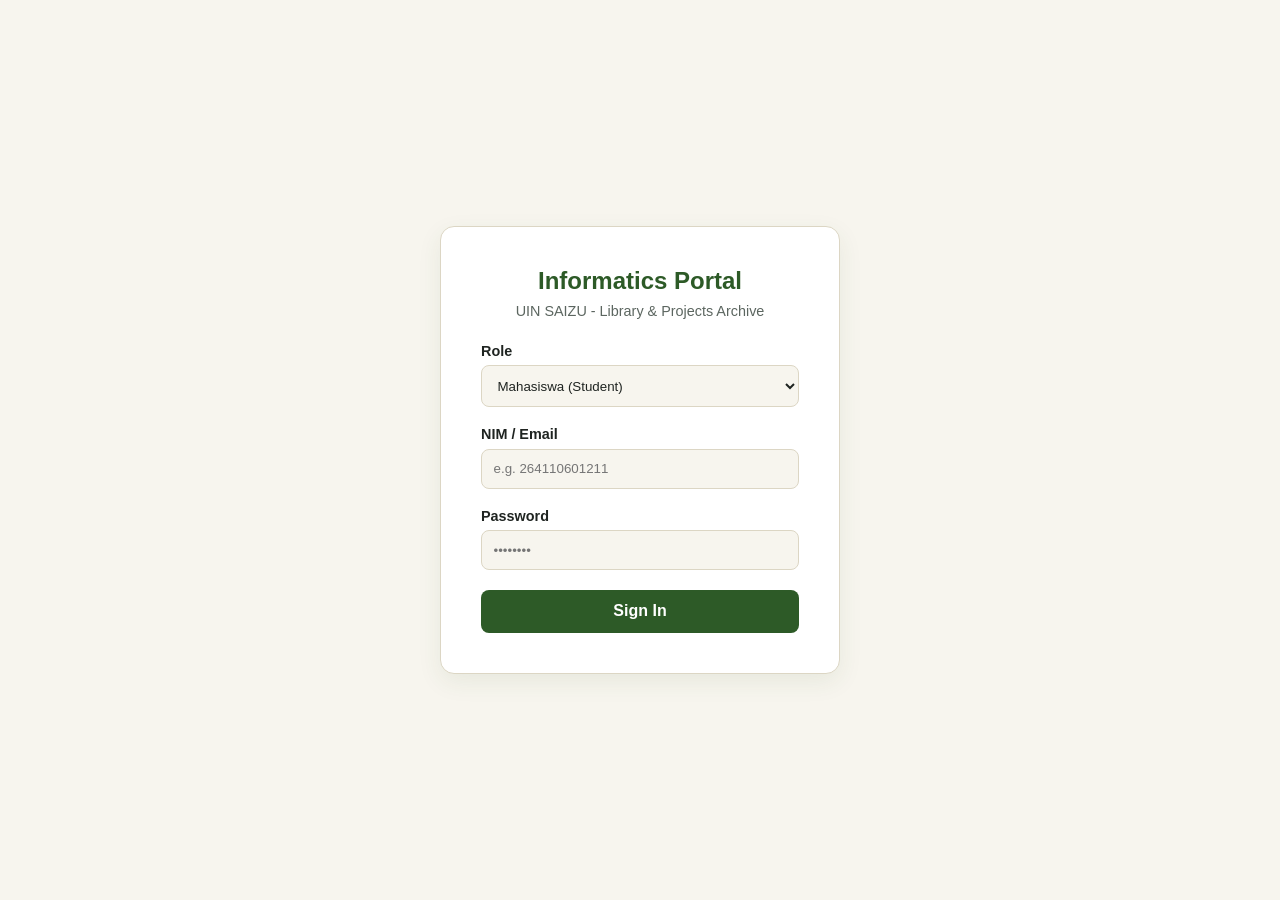
<file: index.html>
<!DOCTYPE html>
<html lang="en">
<head>
    <meta charset="UTF-8">
    <meta name="viewport" content="width=device-width, initial-scale=1.0">
    <title>Login - Informatics Portal</title>
    <link rel="stylesheet" href="css/style.css">
</head>
<body>
    <div class="login-wrapper">
        <div class="login-box">
            <h2>Informatics Portal</h2>
            <p>UIN SAIZU - Library & Projects Archive</p>
            <form id="loginForm">
                <div class="form-group">
                    <label>Role</label>
                    <select id="userRole">
                        <option value="mahasiswa">Mahasiswa (Student)</option>
                        <option value="dosen">Dosen (Lecturer)</option>
                    </select>
                </div>
                <div class="form-group">
                    <label>NIM / Email</label>
                    <input type="text" id="username" placeholder="e.g. 264110601211" required>
                </div>
                <div class="form-group">
                    <label>Password</label>
                    <input type="password" id="password" placeholder="••••••••" required>
                </div>
                <button type="submit" class="btn-green">Sign In</button>
            </form>
        </div>
    </div>
    <script src="js/app.js"></script>
</body>
</html>
</file>
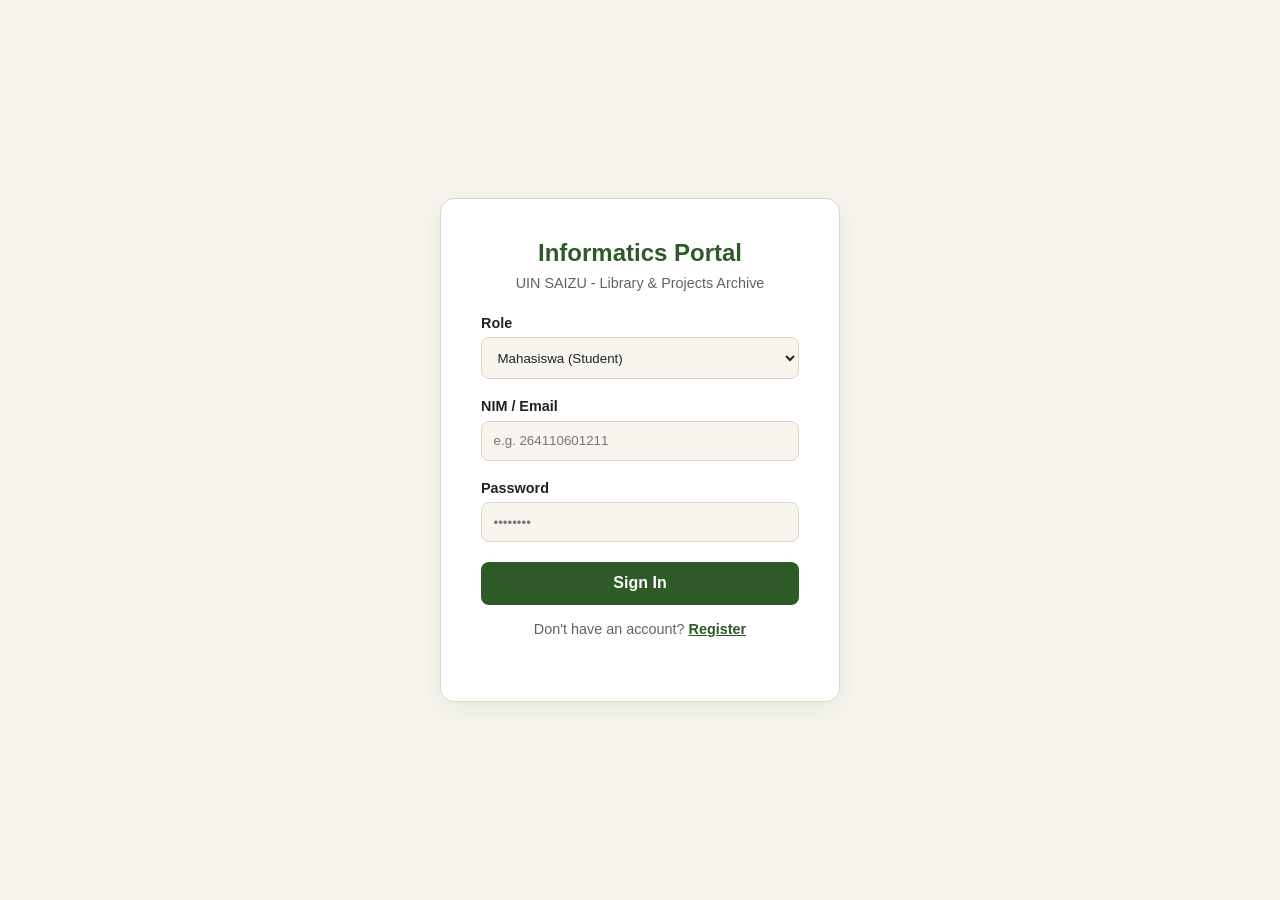
<file: library-portal/index.html>
<!DOCTYPE html>
<html lang="en">
<head>
    <meta charset="UTF-8">
    <meta name="viewport" content="width=device-width, initial-scale=1.0">
    <title>Login - Informatics Portal</title>
    <link rel="stylesheet" href="css/style.css">
</head>
<body>
    <div class="login-wrapper">
        <div class="login-box">
            <h2>Informatics Portal</h2>
            <p>UIN SAIZU - Library & Projects Archive</p>
            <form id="loginForm">
                <div class="form-group">
                    <label>Role</label>
                    <select id="userRole">
                        <option value="mahasiswa">Mahasiswa (Student)</option>
                        <option value="dosen">Dosen (Lecturer)</option>
                    </select>
                </div>
                <div class="form-group">
                    <label>NIM / Email</label>
                    <input type="text" id="username" placeholder="e.g. 264110601211" required>
                </div>
                <div class="form-group">
                    <label>Password</label>
                    <input type="password" id="password" placeholder="••••••••" required>
                </div>
                <button type="submit" class="btn-green">Sign In</button>
                <p style="margin-top: 1rem;">
    Don't have an account? <a href="register.html" style="color: var(--primary-green); font-weight: 600;">Register</a>
</p>
            </form>
        </div>
    </div>
    <script src="js/app.js"></script>
</body>
</html>
</file>
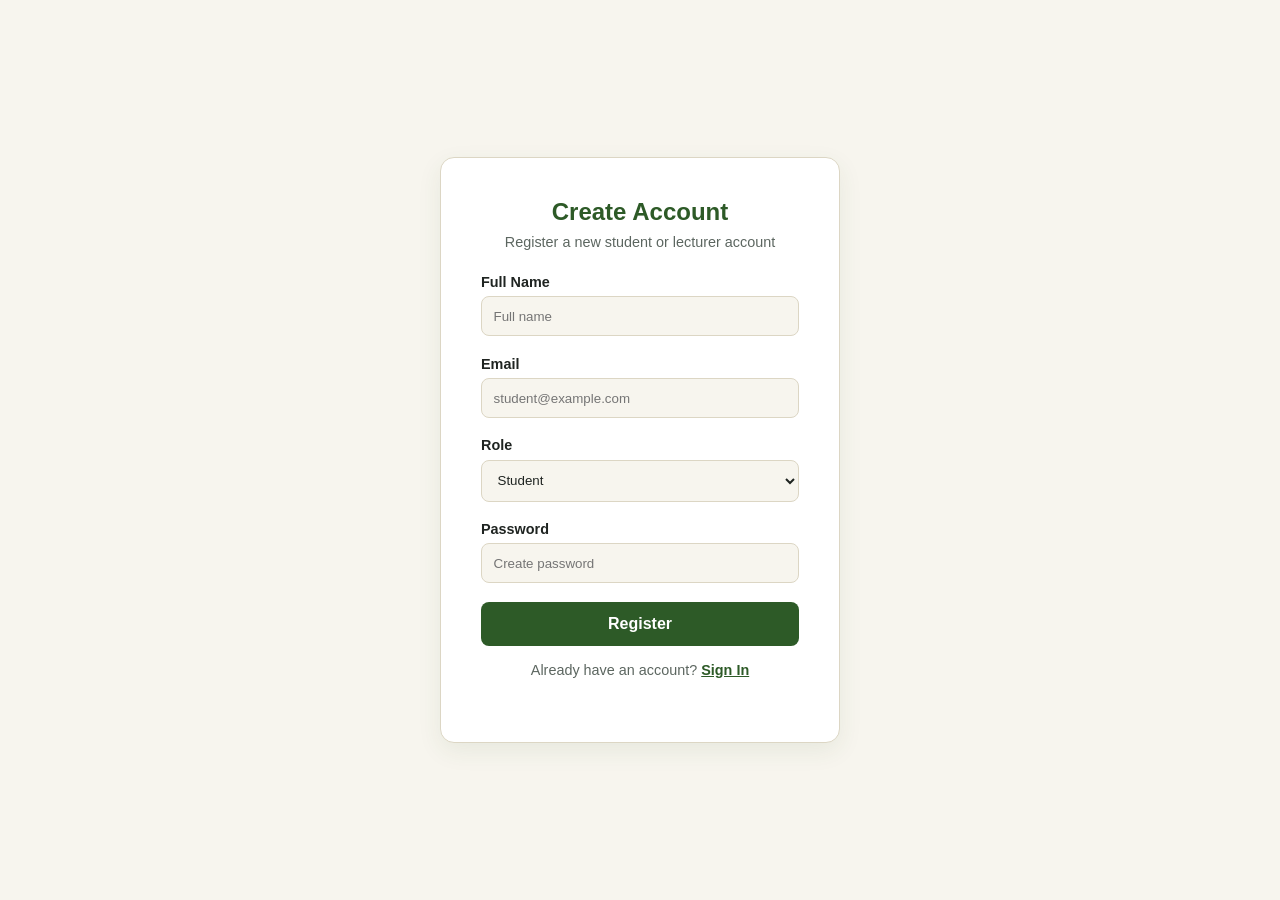
<file: library-portal/register.html>
<!DOCTYPE html>
<html lang="en">
<head>
    <meta charset="UTF-8">
    <meta name="viewport" content="width=device-width, initial-scale=1.0">
    <title>Register - Informatics Portal</title>
    <link rel="stylesheet" href="css/style.css">
</head>
<body>
    <div class="login-wrapper">
        <div class="login-box">
            <h2>Create Account</h2>
            <p>Register a new student or lecturer account</p>
            <form id="registerForm">
                <div class="form-group">
                    <label>Full Name</label>
                    <input type="text" id="regName" placeholder="Full name" required>
                </div>
                <div class="form-group">
                    <label>Email</label>
                    <input type="email" id="regEmail" placeholder="student@example.com" required>
                </div>
                <div class="form-group">
                    <label>Role</label>
                    <select id="regRole">
                        <option value="student">Student</option>
                        <option value="lecturer">Lecturer</option>
                    </select>
                </div>
                <div class="form-group">
                    <label>Password</label>
                    <input type="password" id="regPassword" placeholder="Create password" required>
                </div>
                <button type="submit" class="btn-green">Register</button>
            </form>
            <p style="margin-top: 1rem;">
                Already have an account? <a href="index.html" style="color: var(--primary-green); font-weight: 600;">Sign In</a>
            </p>
        </div>
    </div>
    <script src="../js/app.js"></script>
</body>
</html>
</file>
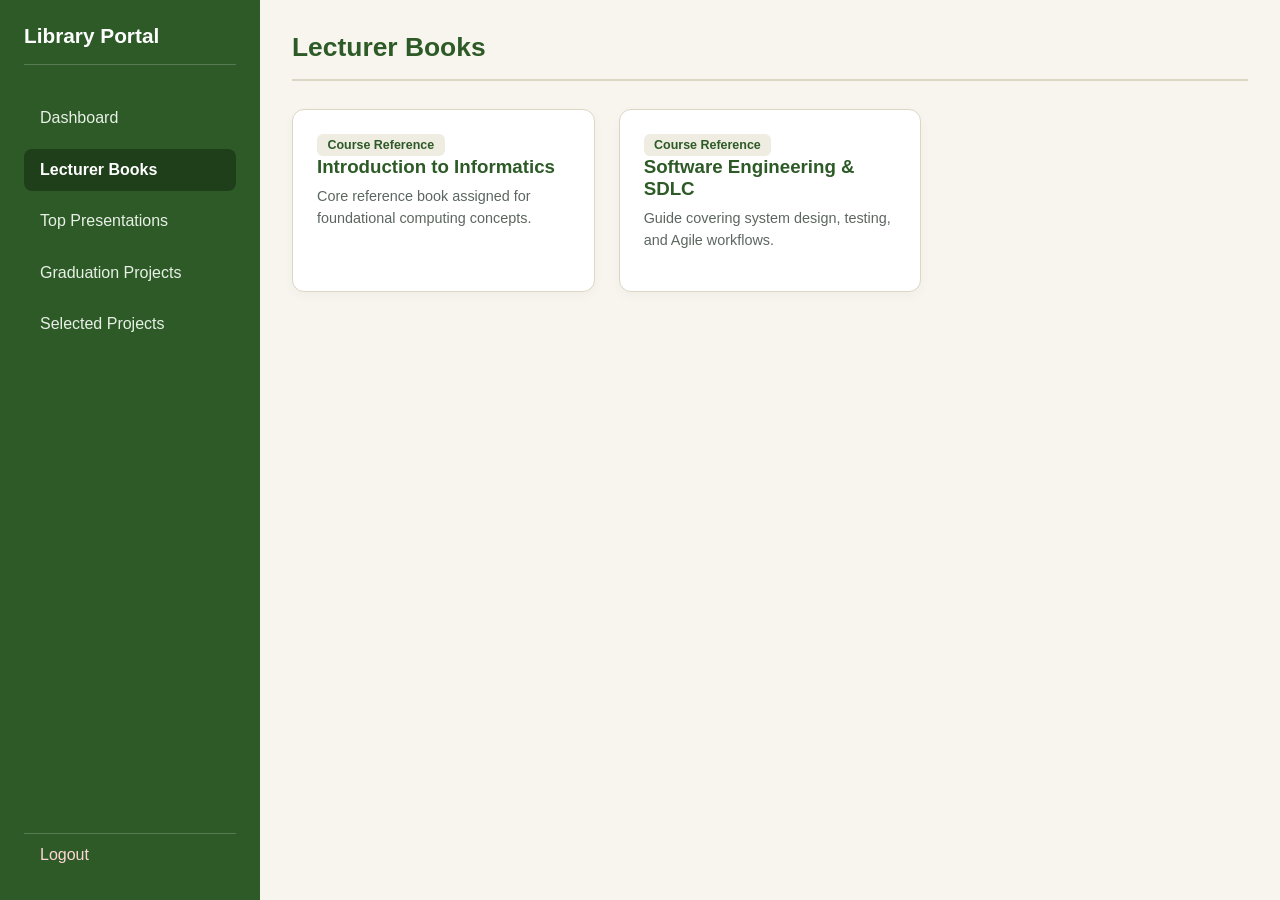
<file: pages/books.html>
<!DOCTYPE html>
<html lang="en">
<head>
    <meta charset="UTF-8">
    <meta name="viewport" content="width=device-width, initial-scale=1.0">
    <title>Lecturer Books - Library & Projects Portal</title>
    <link rel="stylesheet" href="../css/style.css">
</head>
<body>
    <div class="app-layout">
        <aside class="sidebar">
            <h3>Library Portal</h3>
            <ul class="nav-links">
                <li><a href="dashboard.html">Dashboard</a></li>
                <li><a href="books.html" class="active">Lecturer Books</a></li>
                <li><a href="presentations.html">Top Presentations</a></li>
                <li><a href="grad-projects.html">Graduation Projects</a></li>
                <li><a href="new-projects.html">Selected Projects</a></li>
            </ul>
            <a href="../index.html" class="logout-btn">Logout</a>
        </aside>

        <main class="main-content">
            <div class="header-bar">
                <h1>Lecturer Books</h1>
            </div>

            <div class="cards-grid">
                <div class="card">
                    <span class="badge">Course Reference</span>
                    <h3>Introduction to Informatics</h3>
                    <p>Core reference book assigned for foundational computing concepts.</p>
                </div>
                <div class="card">
                    <span class="badge">Course Reference</span>
                    <h3>Software Engineering & SDLC</h3>
                    <p>Guide covering system design, testing, and Agile workflows.</p>
                </div>
            </div>
        </main>
    </div>
    <script src="../js/app.js"></script>
</body>
</html>
</file>
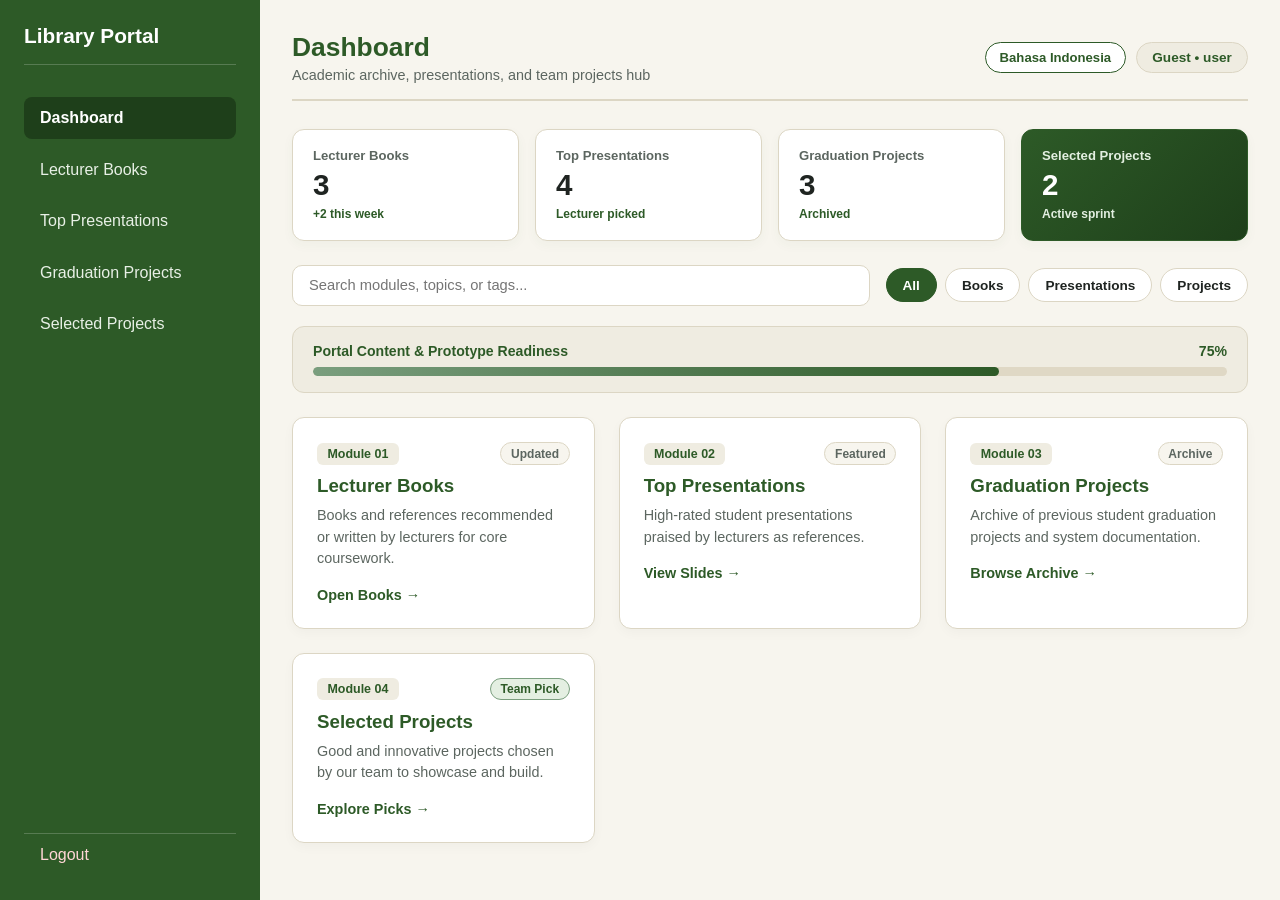
<file: pages/dashboard.html>
<!DOCTYPE html>
<html lang="en">
<head>
    <meta charset="UTF-8">
    <meta name="viewport" content="width=device-width, initial-scale=1.0">
    <title>Dashboard - Library & Projects Portal</title>
    <link rel="stylesheet" href="../css/style.css">
</head>
<body>
    <div class="app-layout">
        <aside class="sidebar">
            <h3>Library Portal</h3>
            <ul class="nav-links">
                <li><a href="dashboard.html" class="active">Dashboard</a></li>
                <li><a href="books.html">Lecturer Books</a></li>
                <li><a href="presentations.html">Top Presentations</a></li>
                <li><a href="grad-projects.html">Graduation Projects</a></li>
                <li><a href="new-projects.html">Selected Projects</a></li>
            </ul>
            <a href="../index.html" class="logout-btn">Logout</a>
        </aside>

        <main class="main-content">
            <div class="header-bar">
                <div>
                    <h1>Dashboard</h1>
                    <p class="subtitle">Academic archive, presentations, and team projects hub</p>
                </div>
                                <div class="header-actions">
    <button type="button" id="langToggle" class="lang-btn">Bahasa Indonesia</button>
    <span id="welcomeText">Guest • user</span>
</div>
            </div>

            <!-- Stats Row -->
            <section class="stats-grid">
                <div class="stat-card">
                    <span class="stat-label">Lecturer Books</span>
                    <strong class="stat-num" id="statBooks">3</strong>
                    <span class="stat-tag">+2 this week</span>
                </div>
                <div class="stat-card">
                    <span class="stat-label">Top Presentations</span>
                    <strong class="stat-num" id="statPresentations">4</strong>
                    <span class="stat-tag">Lecturer picked</span>
                </div>
                <div class="stat-card">
                    <span class="stat-label">Graduation Projects</span>
                    <strong class="stat-num" id="statGrad">3</strong>
                    <span class="stat-tag">Archived</span>
                </div>
                <div class="stat-card highlight-stat">
                    <span class="stat-label">Selected Projects</span>
                    <strong class="stat-num" id="statSelected">2</strong>
                    <span class="stat-tag">Active sprint</span>
                </div>
            </section>

            <!-- Search & Filter Bar -->
            <section class="toolbar">
                <input type="text" id="dashSearch" class="search-input" placeholder="Search modules, topics, or tags...">
                <div class="filter-pills">
                    <button type="button" class="filter-btn active" data-filter="all">All</button>
                    <button type="button" class="filter-btn" data-filter="books">Books</button>
                    <button type="button" class="filter-btn" data-filter="presentations">Presentations</button>
                    <button type="button" class="filter-btn" data-filter="projects">Projects</button>
                </div>
            </section>

            <!-- Sprint / Archive Progress Banner -->
            <section class="progress-banner">
                <div class="progress-info">
                    <span>Portal Content & Prototype Readiness</span>
                    <strong>75%</strong>
                </div>
                <div class="progress-track">
                    <div class="progress-fill" style="width: 75%;"></div>
                </div>
            </section>

            <!-- Main Modules Grid -->
            <section class="cards-grid" id="dashCardsGrid">
                <div class="card" data-category="books">
                    <div class="card-top">
                        <span class="badge">Module 01</span>
                        <span class="status-pill">Updated</span>
                    </div>
                    <h3>Lecturer Books</h3>
                    <p>Books and references recommended or written by lecturers for core coursework.</p>
                    <a href="books.html" class="card-link">Open Books →</a>
                </div>

                <div class="card" data-category="presentations">
                    <div class="card-top">
                        <span class="badge">Module 02</span>
                        <span class="status-pill">Featured</span>
                    </div>
                    <h3>Top Presentations</h3>
                    <p>High-rated student presentations praised by lecturers as references.</p>
                    <a href="presentations.html" class="card-link">View Slides →</a>
                </div>

                <div class="card" data-category="projects">
                    <div class="card-top">
                        <span class="badge">Module 03</span>
                        <span class="status-pill">Archive</span>
                    </div>
                    <h3>Graduation Projects</h3>
                    <p>Archive of previous student graduation projects and system documentation.</p>
                    <a href="grad-projects.html" class="card-link">Browse Archive →</a>
                </div>

                <div class="card" data-category="projects">
                    <div class="card-top">
                        <span class="badge">Module 04</span>
                        <span class="status-pill active-pill">Team Pick</span>
                    </div>
                    <h3>Selected Projects</h3>
                    <p>Good and innovative projects chosen by our team to showcase and build.</p>
                    <a href="new-projects.html" class="card-link">Explore Picks →</a>
                </div>
            </section>
        </main>
    </div>
    <script src="../js/app.js"></script>
</body>
</html>
</file>
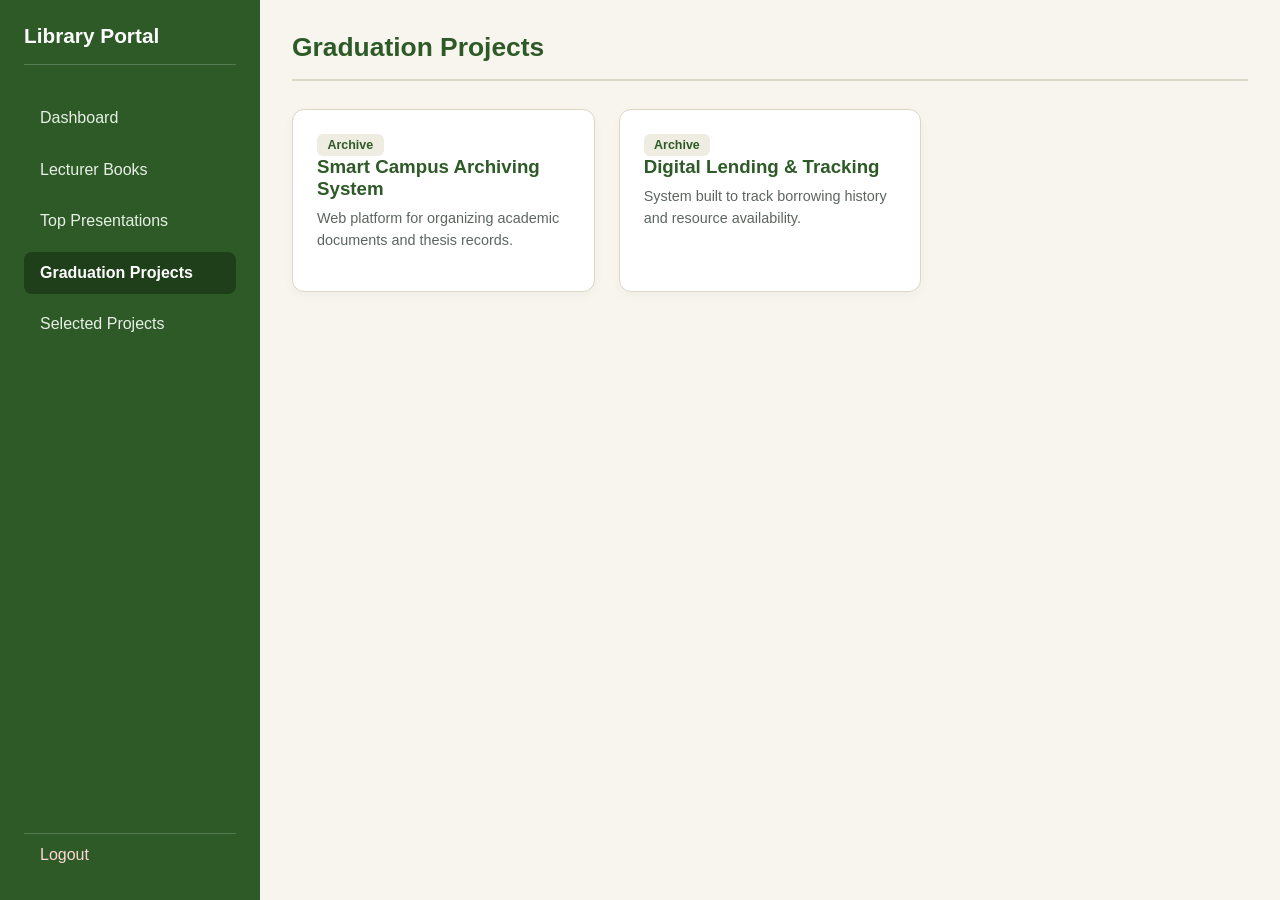
<file: pages/grad-projects.html>
<!DOCTYPE html>
<html lang="en">
<head>
    <meta charset="UTF-8">
    <meta name="viewport" content="width=device-width, initial-scale=1.0">
    <title>Graduation Projects - Library & Projects Portal</title>
    <link rel="stylesheet" href="../css/style.css">
</head>
<body>
    <div class="app-layout">
        <aside class="sidebar">
            <h3>Library Portal</h3>
            <ul class="nav-links">
                <li><a href="dashboard.html">Dashboard</a></li>
                <li><a href="books.html">Lecturer Books</a></li>
                <li><a href="presentations.html">Top Presentations</a></li>
                <li><a href="grad-projects.html" class="active">Graduation Projects</a></li>
                <li><a href="new-projects.html">Selected Projects</a></li>
            </ul>
            <a href="../index.html" class="logout-btn">Logout</a>
        </aside>

        <main class="main-content">
            <div class="header-bar">
                <h1>Graduation Projects</h1>
            </div>

            <div class="cards-grid">
                <div class="card">
                    <span class="badge">Archive</span>
                    <h3>Smart Campus Archiving System</h3>
                    <p>Web platform for organizing academic documents and thesis records.</p>
                </div>
                <div class="card">
                    <span class="badge">Archive</span>
                    <h3>Digital Lending & Tracking</h3>
                    <p>System built to track borrowing history and resource availability.</p>
                </div>
            </div>
        </main>
    </div>
    <script src="../js/app.js"></script>
</body>
</html>
</file>
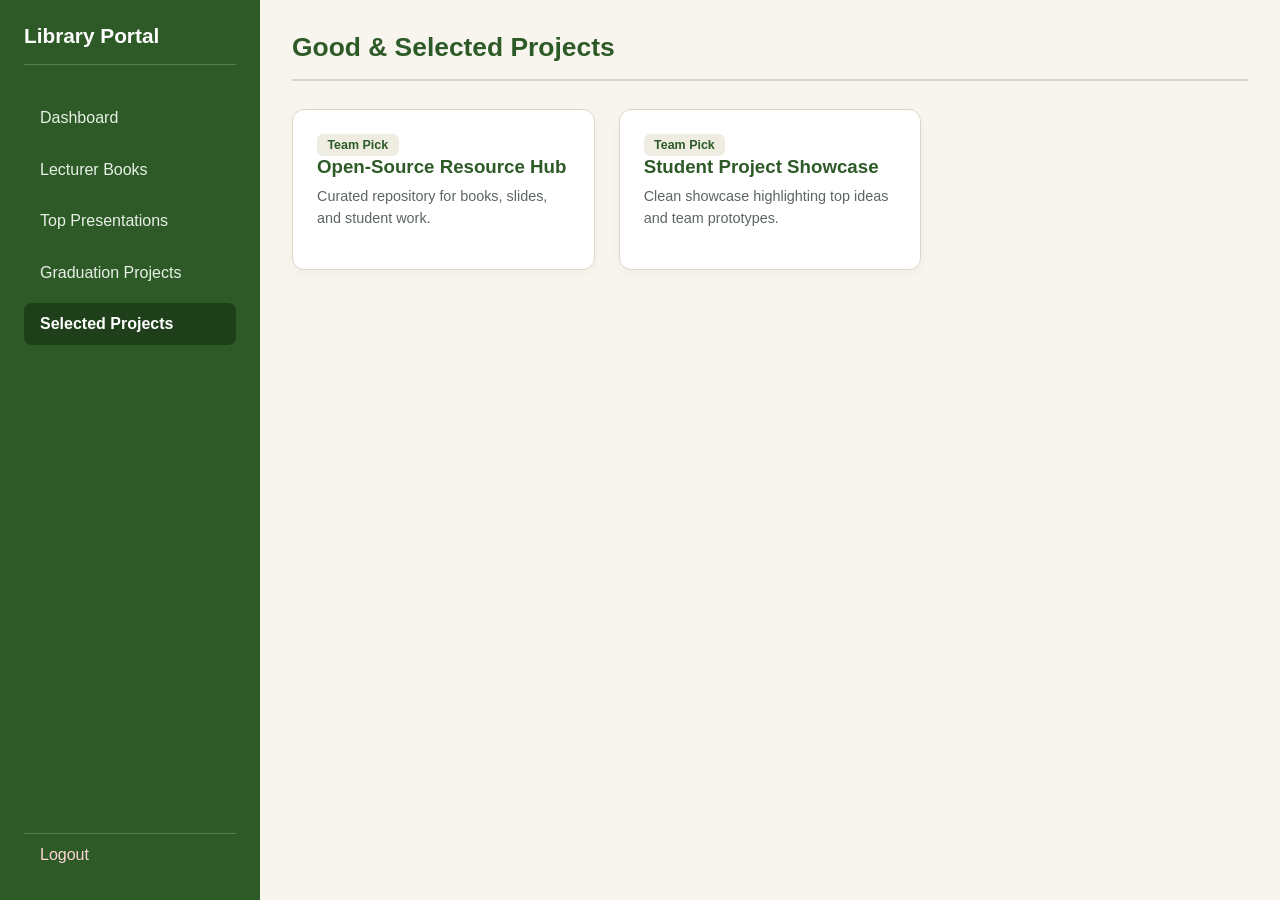
<file: pages/new-projects.html>
<!DOCTYPE html>
<html lang="en">
<head>
    <meta charset="UTF-8">
    <meta name="viewport" content="width=device-width, initial-scale=1.0">
    <title>Selected Projects - Library & Projects Portal</title>
    <link rel="stylesheet" href="../css/style.css">
</head>
<body>
    <div class="app-layout">
        <aside class="sidebar">
            <h3>Library Portal</h3>
            <ul class="nav-links">
                <li><a href="dashboard.html">Dashboard</a></li>
                <li><a href="books.html">Lecturer Books</a></li>
                <li><a href="presentations.html">Top Presentations</a></li>
                <li><a href="grad-projects.html">Graduation Projects</a></li>
                <li><a href="new-projects.html" class="active">Selected Projects</a></li>
            </ul>
            <a href="../index.html" class="logout-btn">Logout</a>
        </aside>

        <main class="main-content">
            <div class="header-bar">
                <h1>Good & Selected Projects</h1>
            </div>

            <div class="cards-grid">
                <div class="card">
                    <span class="badge">Team Pick</span>
                    <h3>Open-Source Resource Hub</h3>
                    <p>Curated repository for books, slides, and student work.</p>
                </div>
                <div class="card">
                    <span class="badge">Team Pick</span>
                    <h3>Student Project Showcase</h3>
                    <p>Clean showcase highlighting top ideas and team prototypes.</p>
                </div>
            </div>
        </main>
    </div>
    <script src="../js/app.js"></script>
</body>
</html>
</file>
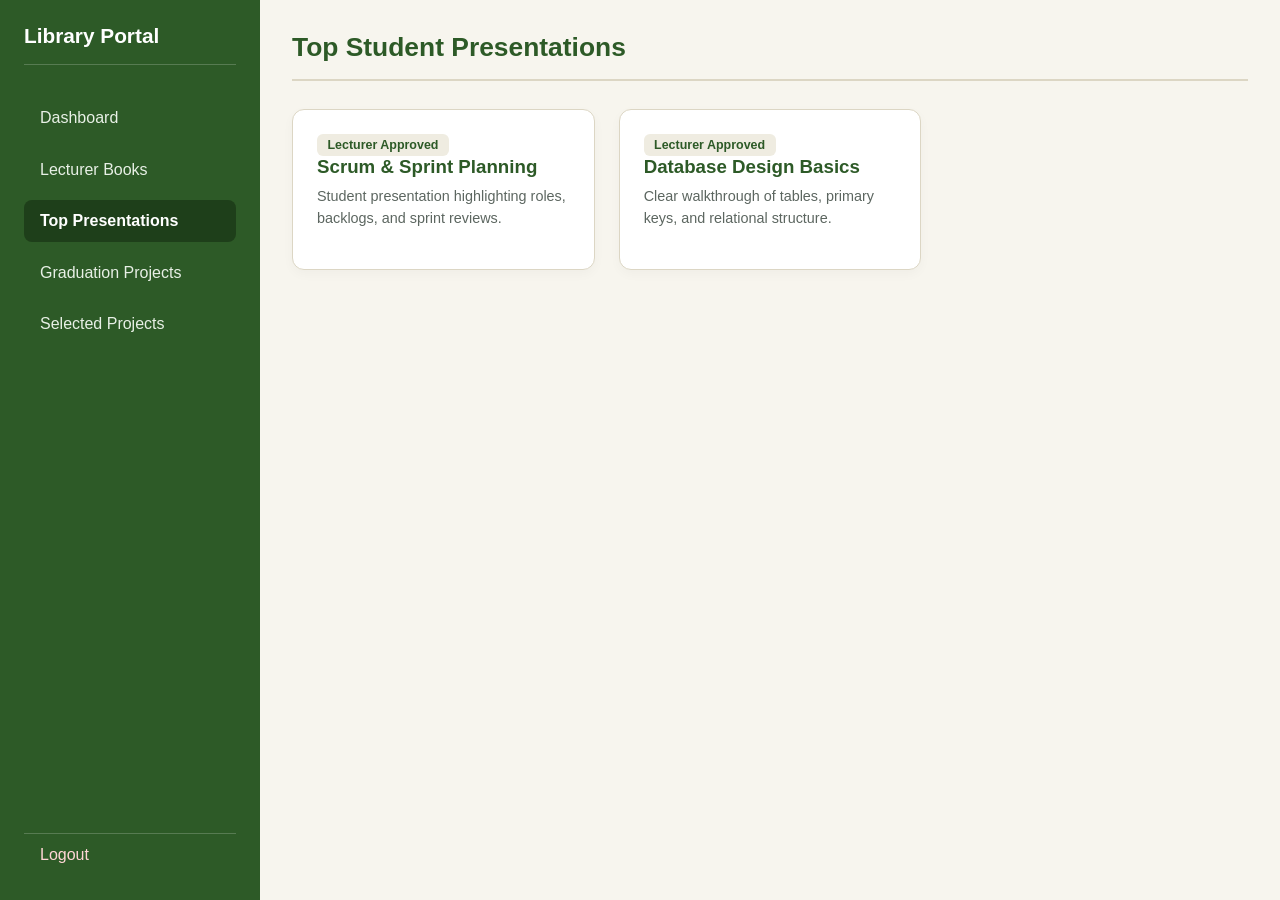
<file: pages/presentations.html>
<!DOCTYPE html>
<html lang="en">
<head>
    <meta charset="UTF-8">
    <meta name="viewport" content="width=device-width, initial-scale=1.0">
    <title>Top Presentations - Library & Projects Portal</title>
    <link rel="stylesheet" href="../css/style.css">
</head>
<body>
    <div class="app-layout">
        <aside class="sidebar">
            <h3>Library Portal</h3>
            <ul class="nav-links">
                <li><a href="dashboard.html">Dashboard</a></li>
                <li><a href="books.html">Lecturer Books</a></li>
                <li><a href="presentations.html" class="active">Top Presentations</a></li>
                <li><a href="grad-projects.html">Graduation Projects</a></li>
                <li><a href="new-projects.html">Selected Projects</a></li>
            </ul>
            <a href="../index.html" class="logout-btn">Logout</a>
        </aside>

        <main class="main-content">
            <div class="header-bar">
                <h1>Top Student Presentations</h1>
            </div>

            <div class="cards-grid">
                <div class="card">
                    <span class="badge">Lecturer Approved</span>
                    <h3>Scrum & Sprint Planning</h3>
                    <p>Student presentation highlighting roles, backlogs, and sprint reviews.</p>
                </div>
                <div class="card">
                    <span class="badge">Lecturer Approved</span>
                    <h3>Database Design Basics</h3>
                    <p>Clear walkthrough of tables, primary keys, and relational structure.</p>
                </div>
            </div>
        </main>
    </div>
    <script src="../js/app.js"></script>
</body>
</html>
</file>
<file: css/style.css>
:root {
    --bg-beige: #F7F5EE;
    --card-beige: #EFECE1;
    --primary-green: #2D5A27;
    --hover-green: #1E3F1A;
    --accent-sage: #7A9E7E;
    --text-dark: #1F2421;
    --text-muted: #5C6660;
    --border-color: #DCD6C4;
}

* {
    box-sizing: border-box;
    margin: 0;
    padding: 0;
    font-family: 'Segoe UI', Tahoma, Geneva, Verdana, sans-serif;
}

body {
    background-color: var(--bg-beige);
    color: var(--text-dark);
    min-height: 100vh;
}

/* --- Login & Register Pages --- */
.login-wrapper {
    display: flex;
    justify-content: center;
    align-items: center;
    min-height: 100vh;
    padding: 1.5rem;
}

.login-box {
    background-color: #FFFFFF;
    border: 1px solid var(--border-color);
    padding: 2.5rem;
    border-radius: 14px;
    width: 100%;
    max-width: 400px;
    box-shadow: 0 8px 24px rgba(45, 90, 39, 0.08);
}

.login-box h2 {
    color: var(--primary-green);
    margin-bottom: 0.5rem;
    text-align: center;
}

.login-box p {
    color: var(--text-muted);
    font-size: 0.9rem;
    text-align: center;
    margin-bottom: 1.5rem;
}

.form-group {
    margin-bottom: 1.2rem;
}

.form-group label {
    display: block;
    margin-bottom: 0.4rem;
    font-weight: 600;
    font-size: 0.9rem;
}

.form-group input,
.form-group select {
    width: 100%;
    padding: 0.72rem;
    border: 1px solid var(--border-color);
    border-radius: 8px;
    background-color: var(--bg-beige);
    color: var(--text-dark);
    outline: none;
    transition: border-color 0.2s ease, box-shadow 0.2s ease;
}

.form-group input:focus,
.form-group select:focus {
    border-color: var(--primary-green);
    box-shadow: 0 0 0 3px rgba(45, 90, 39, 0.12);
}

.btn-green {
    width: 100%;
    padding: 0.8rem;
    background-color: var(--primary-green);
    color: #FFFFFF;
    border: none;
    border-radius: 8px;
    font-size: 1rem;
    font-weight: 600;
    cursor: pointer;
    transition: background-color 0.2s ease, transform 0.15s ease;
}

.btn-green:hover {
    background-color: var(--hover-green);
}

.btn-green:active {
    transform: scale(0.98);
}

/* --- App Layout --- */
.app-layout {
    display: flex;
    min-height: 100vh;
}

.sidebar {
    width: 260px;
    flex-shrink: 0;
    background-color: var(--primary-green);
    color: #FFFFFF;
    padding: 1.5rem;
    display: flex;
    flex-direction: column;
}

.sidebar h3 {
    margin-bottom: 2rem;
    font-size: 1.3rem;
    border-bottom: 1px solid rgba(255, 255, 255, 0.2);
    padding-bottom: 1rem;
}

.nav-links {
    list-style: none;
    flex-grow: 1;
}

.nav-links li {
    margin-bottom: 0.6rem;
}

.nav-links a {
    display: block;
    color: #E8F0E6;
    text-decoration: none;
    padding: 0.75rem 1rem;
    border-radius: 8px;
    transition: background-color 0.2s ease, color 0.2s ease;
}

.nav-links a:hover,
.nav-links a.active {
    background-color: var(--hover-green);
    color: #FFFFFF;
    font-weight: 600;
}

.logout-btn {
    color: #FFD6D6;
    text-decoration: none;
    padding: 0.75rem 1rem;
    display: block;
    border-top: 1px solid rgba(255, 255, 255, 0.2);
}

.main-content {
    flex-grow: 1;
    padding: 2rem;
}

.header-bar {
    display: flex;
    justify-content: space-between;
    align-items: center;
    gap: 1rem;
    margin-bottom: 1.75rem;
    padding-bottom: 1rem;
    border-bottom: 2px solid var(--border-color);
}

.header-bar h1 {
    color: var(--primary-green);
    font-size: 1.65rem;
}

.subtitle {
    color: var(--text-muted);
    font-size: 0.9rem;
    margin-top: 0.25rem;
}

#welcomeText {
    background-color: var(--card-beige);
    color: var(--primary-green);
    border: 1px solid var(--border-color);
    padding: 0.45rem 0.95rem;
    border-radius: 999px;
    font-size: 0.85rem;
    font-weight: 600;
    white-space: nowrap;
}

/* --- Stats Row --- */
.stats-grid {
    display: grid;
    grid-template-columns: repeat(4, minmax(0, 1fr));
    gap: 1rem;
    margin-bottom: 1.5rem;
}

.stat-card {
    background-color: #FFFFFF;
    border: 1px solid var(--border-color);
    border-radius: 12px;
    padding: 1.15rem 1.25rem;
    display: flex;
    flex-direction: column;
    gap: 0.35rem;
    box-shadow: 0 4px 12px rgba(45, 90, 39, 0.04);
}

.stat-card.highlight-stat {
    background: linear-gradient(135deg, var(--primary-green), var(--hover-green));
    color: #FFFFFF;
    border-color: var(--primary-green);
}

.stat-card.highlight-stat .stat-label,
.stat-card.highlight-stat .stat-tag {
    color: #E3EFE1;
}

.stat-label {
    font-size: 0.82rem;
    color: var(--text-muted);
    font-weight: 600;
}

.stat-num {
    font-size: 1.85rem;
    font-weight: 700;
    line-height: 1.1;
}

.stat-tag {
    font-size: 0.75rem;
    color: var(--primary-green);
    font-weight: 600;
}

/* --- Search & Filter Toolbar --- */
.toolbar {
    display: flex;
    flex-wrap: wrap;
    justify-content: space-between;
    align-items: center;
    gap: 1rem;
    margin-bottom: 1.25rem;
}

.search-input {
    flex: 1;
    min-width: 240px;
    padding: 0.72rem 1rem;
    border: 1px solid var(--border-color);
    border-radius: 10px;
    background-color: #FFFFFF;
    color: var(--text-dark);
    font-size: 0.92rem;
    outline: none;
    transition: border-color 0.2s ease, box-shadow 0.2s ease;
}

.search-input:focus {
    border-color: var(--primary-green);
    box-shadow: 0 0 0 3px rgba(45, 90, 39, 0.12);
}

.filter-pills {
    display: flex;
    flex-wrap: wrap;
    gap: 0.5rem;
}

.filter-btn {
    padding: 0.52rem 1rem;
    border-radius: 999px;
    border: 1px solid var(--border-color);
    background-color: #FFFFFF;
    color: var(--text-dark);
    font-size: 0.85rem;
    font-weight: 600;
    cursor: pointer;
    transition: all 0.2s ease;
}

.filter-btn:hover {
    border-color: var(--primary-green);
    color: var(--primary-green);
}

.filter-btn.active {
    background-color: var(--primary-green);
    color: #FFFFFF;
    border-color: var(--primary-green);
}

/* --- Progress Banner --- */
.progress-banner {
    background-color: var(--card-beige);
    border: 1px solid var(--border-color);
    border-radius: 12px;
    padding: 1rem 1.25rem;
    margin-bottom: 1.5rem;
}

.progress-info {
    display: flex;
    justify-content: space-between;
    font-size: 0.88rem;
    font-weight: 600;
    color: var(--primary-green);
    margin-bottom: 0.55rem;
}

.progress-track {
    width: 100%;
    height: 9px;
    background-color: #DFD8C5;
    border-radius: 999px;
    overflow: hidden;
}

.progress-fill {
    height: 100%;
    background: linear-gradient(90deg, var(--accent-sage), var(--primary-green));
    border-radius: 999px;
}

/* --- Cards Grid --- */
.cards-grid {
    display: grid;
    grid-template-columns: repeat(auto-fill, minmax(280px, 1fr));
    gap: 1.5rem;
}

.card {
    position: relative;
    overflow: hidden;
    background-color: #FFFFFF;
    border: 1px solid var(--border-color);
    border-radius: 12px;
    padding: 1.5rem;
    box-shadow: 0 4px 12px rgba(0, 0, 0, 0.03);
    transition: transform 0.25s ease, box-shadow 0.25s ease, border-color 0.25s ease;
}

.card::before {
    content: "";
    position: absolute;
    top: 0;
    left: 0;
    width: 100%;
    height: 4px;
    background: linear-gradient(90deg, var(--primary-green), var(--accent-sage));
    transform: scaleX(0);
    transform-origin: left;
    transition: transform 0.3s ease;
}

.card:hover {
    transform: translateY(-4px);
    box-shadow: 0 12px 24px rgba(45, 90, 39, 0.12);
    border-color: var(--accent-sage);
}

.card:hover::before {
    transform: scaleX(1);
}

.card-top {
    display: flex;
    justify-content: space-between;
    align-items: center;
    margin-bottom: 0.65rem;
}

.card h3 {
    color: var(--primary-green);
    margin-bottom: 0.5rem;
}

.card p {
    color: var(--text-muted);
    font-size: 0.9rem;
    margin-bottom: 1rem;
    line-height: 1.5;
}

.badge {
    display: inline-block;
    padding: 0.25rem 0.65rem;
    border-radius: 6px;
    font-size: 0.78rem;
    font-weight: 600;
    background-color: var(--card-beige);
    color: var(--primary-green);
}

.status-pill {
    font-size: 0.75rem;
    font-weight: 600;
    padding: 0.2rem 0.6rem;
    border-radius: 999px;
    background-color: var(--bg-beige);
    color: var(--text-muted);
    border: 1px solid var(--border-color);
}

.status-pill.active-pill {
    background-color: #E4EFE2;
    color: var(--primary-green);
    border-color: var(--accent-sage);
}

.card-link {
    display: inline-block;
    text-decoration: none;
    color: var(--primary-green);
    font-weight: 700;
    font-size: 0.9rem;
    transition: transform 0.2s ease;
}

.card-link:hover {
    transform: translateX(4px);
}

@media (max-width: 1024px) {
    .stats-grid {
        grid-template-columns: repeat(2, minmax(0, 1fr));
    }
}

@media (max-width: 768px) {
    .app-layout {
        flex-direction: column;
    }

    .sidebar {
        width: 100%;
    }

    .stats-grid {
        grid-template-columns: 1fr;
    }
}
.header-actions {
    display: flex;
    align-items: center;
    gap: 0.65rem;
}

.lang-btn {
    padding: 0.42rem 0.85rem;
    border-radius: 999px;
    border: 1px solid var(--primary-green);
    background-color: #FFFFFF;
    color: var(--primary-green);
    font-size: 0.82rem;
    font-weight: 700;
    cursor: pointer;
    transition: all 0.2s ease;
}

.lang-btn:hover {
    background-color: var(--primary-green);
    color: #FFFFFF;
}
</file>
<file: library-portal/css/style.css>
:root {
    --bg-beige: #F7F5EE;
    --card-beige: #EFECE1;
    --primary-green: #2D5A27;
    --hover-green: #1E3F1A;
    --accent-sage: #7A9E7E;
    --text-dark: #1F2421;
    --text-muted: #5C6660;
    --border-color: #DCD6C4;
}

* {
    box-sizing: border-box;
    margin: 0;
    padding: 0;
    font-family: 'Segoe UI', Tahoma, Geneva, Verdana, sans-serif;
}

body {
    background-color: var(--bg-beige);
    color: var(--text-dark);
    min-height: 100vh;
}

/* --- Login & Register Pages --- */
.login-wrapper {
    display: flex;
    justify-content: center;
    align-items: center;
    min-height: 100vh;
    padding: 1.5rem;
}

.login-box {
    background-color: #FFFFFF;
    border: 1px solid var(--border-color);
    padding: 2.5rem;
    border-radius: 14px;
    width: 100%;
    max-width: 400px;
    box-shadow: 0 8px 24px rgba(45, 90, 39, 0.08);
}

.login-box h2 {
    color: var(--primary-green);
    margin-bottom: 0.5rem;
    text-align: center;
}

.login-box p {
    color: var(--text-muted);
    font-size: 0.9rem;
    text-align: center;
    margin-bottom: 1.5rem;
}

.form-group {
    margin-bottom: 1.2rem;
}

.form-group label {
    display: block;
    margin-bottom: 0.4rem;
    font-weight: 600;
    font-size: 0.9rem;
}

.form-group input,
.form-group select {
    width: 100%;
    padding: 0.72rem;
    border: 1px solid var(--border-color);
    border-radius: 8px;
    background-color: var(--bg-beige);
    color: var(--text-dark);
    outline: none;
    transition: border-color 0.2s ease, box-shadow 0.2s ease;
}

.form-group input:focus,
.form-group select:focus {
    border-color: var(--primary-green);
    box-shadow: 0 0 0 3px rgba(45, 90, 39, 0.12);
}

.btn-green {
    width: 100%;
    padding: 0.8rem;
    background-color: var(--primary-green);
    color: #FFFFFF;
    border: none;
    border-radius: 8px;
    font-size: 1rem;
    font-weight: 600;
    cursor: pointer;
    transition: background-color 0.2s ease, transform 0.15s ease;
}

.btn-green:hover {
    background-color: var(--hover-green);
}

.btn-green:active {
    transform: scale(0.98);
}

/* --- App Layout --- */
.app-layout {
    display: flex;
    min-height: 100vh;
}

.sidebar {
    width: 260px;
    flex-shrink: 0;
    background-color: var(--primary-green);
    color: #FFFFFF;
    padding: 1.5rem;
    display: flex;
    flex-direction: column;
}

.sidebar h3 {
    margin-bottom: 2rem;
    font-size: 1.3rem;
    border-bottom: 1px solid rgba(255, 255, 255, 0.2);
    padding-bottom: 1rem;
}

.nav-links {
    list-style: none;
    flex-grow: 1;
}

.nav-links li {
    margin-bottom: 0.6rem;
}

.nav-links a {
    display: block;
    color: #E8F0E6;
    text-decoration: none;
    padding: 0.75rem 1rem;
    border-radius: 8px;
    transition: background-color 0.2s ease, color 0.2s ease;
}

.nav-links a:hover,
.nav-links a.active {
    background-color: var(--hover-green);
    color: #FFFFFF;
    font-weight: 600;
}

.logout-btn {
    color: #FFD6D6;
    text-decoration: none;
    padding: 0.75rem 1rem;
    display: block;
    border-top: 1px solid rgba(255, 255, 255, 0.2);
}

.main-content {
    flex-grow: 1;
    padding: 2rem;
}

.header-bar {
    display: flex;
    justify-content: space-between;
    align-items: center;
    gap: 1rem;
    margin-bottom: 1.75rem;
    padding-bottom: 1rem;
    border-bottom: 2px solid var(--border-color);
}

.header-bar h1 {
    color: var(--primary-green);
    font-size: 1.65rem;
}

.subtitle {
    color: var(--text-muted);
    font-size: 0.9rem;
    margin-top: 0.25rem;
}

#welcomeText {
    background-color: var(--card-beige);
    color: var(--primary-green);
    border: 1px solid var(--border-color);
    padding: 0.45rem 0.95rem;
    border-radius: 999px;
    font-size: 0.85rem;
    font-weight: 600;
    white-space: nowrap;
}

/* --- Stats Row --- */
.stats-grid {
    display: grid;
    grid-template-columns: repeat(4, minmax(0, 1fr));
    gap: 1rem;
    margin-bottom: 1.5rem;
}

.stat-card {
    background-color: #FFFFFF;
    border: 1px solid var(--border-color);
    border-radius: 12px;
    padding: 1.15rem 1.25rem;
    display: flex;
    flex-direction: column;
    gap: 0.35rem;
    box-shadow: 0 4px 12px rgba(45, 90, 39, 0.04);
}

.stat-card.highlight-stat {
    background: linear-gradient(135deg, var(--primary-green), var(--hover-green));
    color: #FFFFFF;
    border-color: var(--primary-green);
}

.stat-card.highlight-stat .stat-label,
.stat-card.highlight-stat .stat-tag {
    color: #E3EFE1;
}

.stat-label {
    font-size: 0.82rem;
    color: var(--text-muted);
    font-weight: 600;
}

.stat-num {
    font-size: 1.85rem;
    font-weight: 700;
    line-height: 1.1;
}

.stat-tag {
    font-size: 0.75rem;
    color: var(--primary-green);
    font-weight: 600;
}

/* --- Search & Filter Toolbar --- */
.toolbar {
    display: flex;
    flex-wrap: wrap;
    justify-content: space-between;
    align-items: center;
    gap: 1rem;
    margin-bottom: 1.25rem;
}

.search-input {
    flex: 1;
    min-width: 240px;
    padding: 0.72rem 1rem;
    border: 1px solid var(--border-color);
    border-radius: 10px;
    background-color: #FFFFFF;
    color: var(--text-dark);
    font-size: 0.92rem;
    outline: none;
    transition: border-color 0.2s ease, box-shadow 0.2s ease;
}

.search-input:focus {
    border-color: var(--primary-green);
    box-shadow: 0 0 0 3px rgba(45, 90, 39, 0.12);
}

.filter-pills {
    display: flex;
    flex-wrap: wrap;
    gap: 0.5rem;
}

.filter-btn {
    padding: 0.52rem 1rem;
    border-radius: 999px;
    border: 1px solid var(--border-color);
    background-color: #FFFFFF;
    color: var(--text-dark);
    font-size: 0.85rem;
    font-weight: 600;
    cursor: pointer;
    transition: all 0.2s ease;
}

.filter-btn:hover {
    border-color: var(--primary-green);
    color: var(--primary-green);
}

.filter-btn.active {
    background-color: var(--primary-green);
    color: #FFFFFF;
    border-color: var(--primary-green);
}

/* --- Progress Banner --- */
.progress-banner {
    background-color: var(--card-beige);
    border: 1px solid var(--border-color);
    border-radius: 12px;
    padding: 1rem 1.25rem;
    margin-bottom: 1.5rem;
}

.progress-info {
    display: flex;
    justify-content: space-between;
    font-size: 0.88rem;
    font-weight: 600;
    color: var(--primary-green);
    margin-bottom: 0.55rem;
}

.progress-track {
    width: 100%;
    height: 9px;
    background-color: #DFD8C5;
    border-radius: 999px;
    overflow: hidden;
}

.progress-fill {
    height: 100%;
    background: linear-gradient(90deg, var(--accent-sage), var(--primary-green));
    border-radius: 999px;
}

/* --- Cards Grid --- */
.cards-grid {
    display: grid;
    grid-template-columns: repeat(auto-fill, minmax(280px, 1fr));
    gap: 1.5rem;
}

.card {
    position: relative;
    overflow: hidden;
    background-color: #FFFFFF;
    border: 1px solid var(--border-color);
    border-radius: 12px;
    padding: 1.5rem;
    box-shadow: 0 4px 12px rgba(0, 0, 0, 0.03);
    transition: transform 0.25s ease, box-shadow 0.25s ease, border-color 0.25s ease;
}

.card::before {
    content: "";
    position: absolute;
    top: 0;
    left: 0;
    width: 100%;
    height: 4px;
    background: linear-gradient(90deg, var(--primary-green), var(--accent-sage));
    transform: scaleX(0);
    transform-origin: left;
    transition: transform 0.3s ease;
}

.card:hover {
    transform: translateY(-4px);
    box-shadow: 0 12px 24px rgba(45, 90, 39, 0.12);
    border-color: var(--accent-sage);
}

.card:hover::before {
    transform: scaleX(1);
}

.card-top {
    display: flex;
    justify-content: space-between;
    align-items: center;
    margin-bottom: 0.65rem;
}

.card h3 {
    color: var(--primary-green);
    margin-bottom: 0.5rem;
}

.card p {
    color: var(--text-muted);
    font-size: 0.9rem;
    margin-bottom: 1rem;
    line-height: 1.5;
}

.badge {
    display: inline-block;
    padding: 0.25rem 0.65rem;
    border-radius: 6px;
    font-size: 0.78rem;
    font-weight: 600;
    background-color: var(--card-beige);
    color: var(--primary-green);
}

.status-pill {
    font-size: 0.75rem;
    font-weight: 600;
    padding: 0.2rem 0.6rem;
    border-radius: 999px;
    background-color: var(--bg-beige);
    color: var(--text-muted);
    border: 1px solid var(--border-color);
}

.status-pill.active-pill {
    background-color: #E4EFE2;
    color: var(--primary-green);
    border-color: var(--accent-sage);
}

.card-link {
    display: inline-block;
    text-decoration: none;
    color: var(--primary-green);
    font-weight: 700;
    font-size: 0.9rem;
    transition: transform 0.2s ease;
}

.card-link:hover {
    transform: translateX(4px);
}

@media (max-width: 1024px) {
    .stats-grid {
        grid-template-columns: repeat(2, minmax(0, 1fr));
    }
}

@media (max-width: 768px) {
    .app-layout {
        flex-direction: column;
    }

    .sidebar {
        width: 100%;
    }

    .stats-grid {
        grid-template-columns: 1fr;
    }
}
.header-actions {
    display: flex;
    align-items: center;
    gap: 0.65rem;
}

.lang-btn {
    padding: 0.42rem 0.85rem;
    border-radius: 999px;
    border: 1px solid var(--primary-green);
    background-color: #FFFFFF;
    color: var(--primary-green);
    font-size: 0.82rem;
    font-weight: 700;
    cursor: pointer;
    transition: all 0.2s ease;
}

.lang-btn:hover {
    background-color: var(--primary-green);
    color: #FFFFFF;
}
</file>
